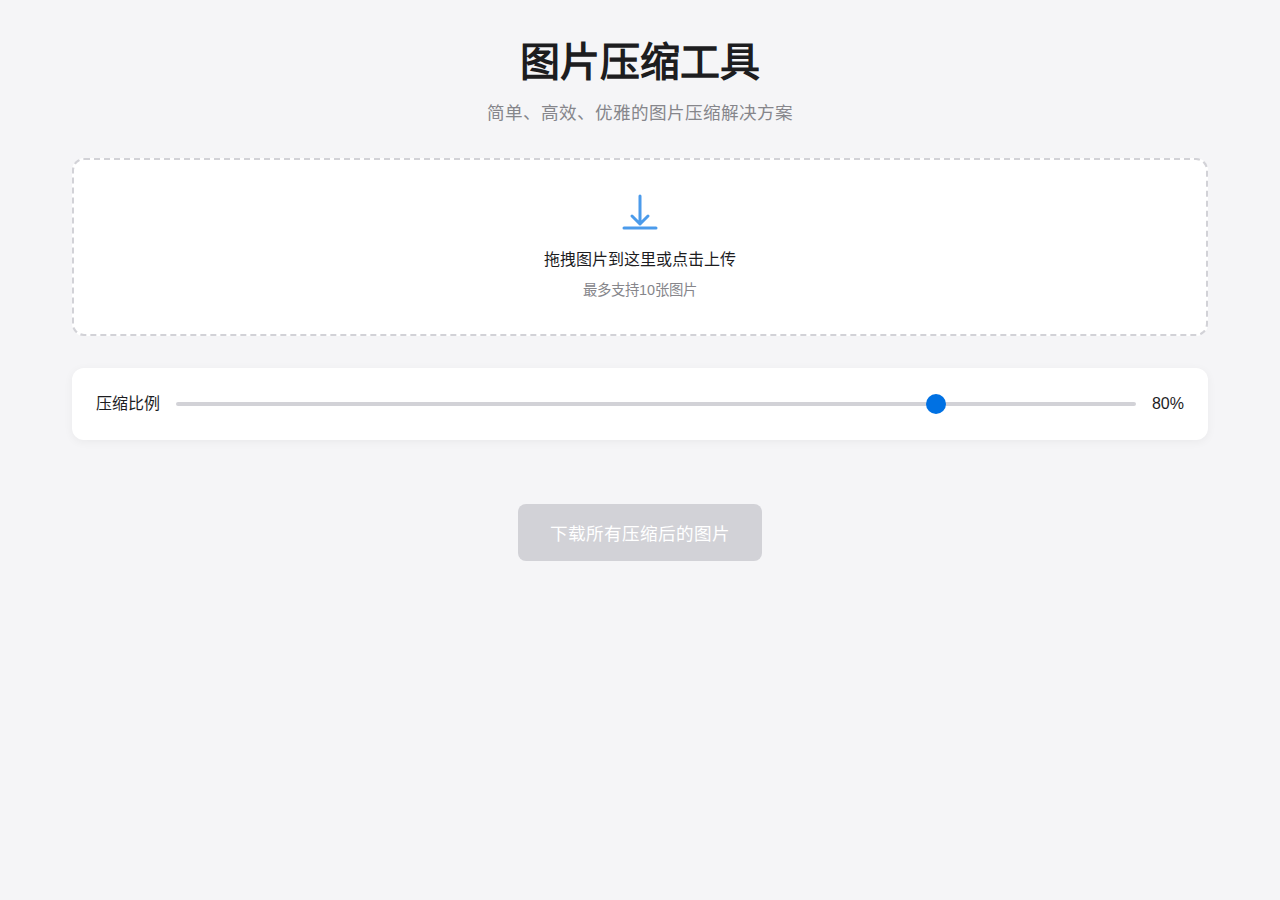
<file: index.html>
<!DOCTYPE html>
<html lang="zh-CN">
<head>
    <meta charset="UTF-8">
    <meta name="viewport" content="width=device-width, initial-scale=1.0">
    <meta name="description" content="在线图片压缩工具，支持 PNG、JPG 等格式，快速压缩图片大小，保持图片质量">
    <meta name="keywords" content="图片压缩,在线压缩,PNG压缩,JPG压缩,图片优化">
    <title>图片压缩工具</title>
    <link rel="stylesheet" href="styles.css">
    <link rel="icon" type="image/svg+xml" href="upload-icon.svg">
    <link rel="apple-touch-icon" href="upload-icon.svg">
</head>
<body>
    <div class="container">
        <!-- 标题区域 -->
        <header class="header">
            <h1>图片压缩工具</h1>
            <p>简单、高效、优雅的图片压缩解决方案</p>
        </header>

        <!-- 上传区域 -->
        <div class="upload-area" id="uploadArea">
            <div class="upload-content">
                <img src="upload-icon.svg" alt="上传图标" class="upload-icon">
                <p>拖拽图片到这里或点击上传</p>
                <p class="upload-hint">最多支持10张图片</p>
                <input type="file" id="fileInput" accept="image/*" class="file-input" multiple>
            </div>
        </div>

        <!-- 压缩控制区 -->
        <div class="control-area">
            <div class="compression-control">
                <label for="compressionRatio">压缩比例</label>
                <input type="range" id="compressionRatio" min="1" max="100" value="80">
                <span id="ratioValue">80%</span>
            </div>
        </div>

        <!-- 预览对比区 -->
        <div class="preview-area">
            <div class="preview-container" id="previewContainer">
                <!-- 预览项将通过JavaScript动态添加 -->
            </div>
        </div>

        <!-- 下载按钮 -->
        <div class="action-area">
            <button id="downloadAllBtn" class="download-btn" disabled>
                下载所有压缩后的图片
            </button>
        </div>
    </div>

    <script src="script.js"></script>
</body>
</html>
</file>
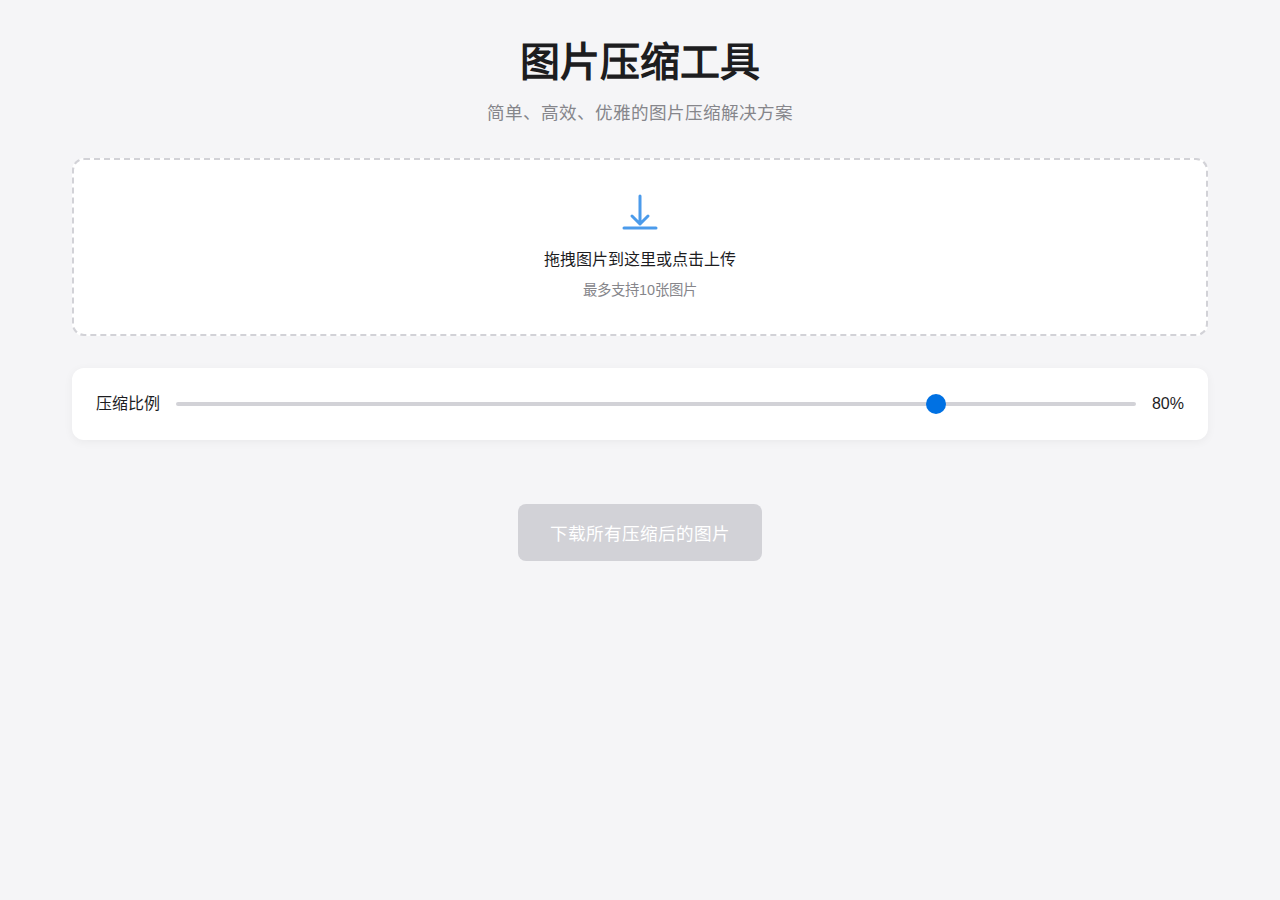
<file: admin.html>
<!DOCTYPE html>
<html lang="zh-CN">
<head>
    <meta charset="UTF-8">
    <meta name="viewport" content="width=device-width, initial-scale=1.0">
    <title>图片压缩工具 - 后台管理</title>
    <link rel="stylesheet" href="admin.css">
    <link rel="icon" type="image/svg+xml" href="upload-icon.svg">
</head>
<body>
    <div class="admin-container">
        <!-- 顶部导航 -->
        <header class="admin-header">
            <h1>图片压缩工具 - 后台管理</h1>
            <div class="header-right">
                <span id="currentTime"></span>
            </div>
        </header>

        <!-- 统计概览 -->
        <div class="stats-overview">
            <div class="stat-card">
                <h3>今日访问量</h3>
                <p id="todayVisits">0</p>
            </div>
            <div class="stat-card">
                <h3>总访问量</h3>
                <p id="totalVisits">0</p>
            </div>
            <div class="stat-card">
                <h3>压缩图片总数</h3>
                <p id="totalImages">0</p>
            </div>
            <div class="stat-card">
                <h3>节省空间</h3>
                <p id="savedSpace">0 MB</p>
            </div>
        </div>

        <!-- 使用记录表格 -->
        <div class="usage-records">
            <h2>使用记录</h2>
            <div class="table-container">
                <table>
                    <thead>
                        <tr>
                            <th>时间</th>
                            <th>IP地址</th>
                            <th>图片数量</th>
                            <th>原始大小</th>
                            <th>压缩后大小</th>
                            <th>压缩比例</th>
                            <th>节省空间</th>
                        </tr>
                    </thead>
                    <tbody id="recordsTable">
                        <!-- 数据将通过JavaScript动态添加 -->
                    </tbody>
                </table>
            </div>
        </div>
    </div>
    <script src="admin.js"></script>
</body>
</html>
</file>
<file: styles.css>
/* 全局样式 */
:root {
    --primary-color: #0071e3;
    --background-color: #f5f5f7;
    --text-color: #1d1d1f;
    --border-color: #d2d2d7;
    --hover-color: #0066cc;
}

* {
    margin: 0;
    padding: 0;
    box-sizing: border-box;
}

body {
    font-family: -apple-system, BlinkMacSystemFont, "Segoe UI", Roboto, Helvetica, Arial, sans-serif;
    background-color: var(--background-color);
    color: var(--text-color);
    line-height: 1.5;
}

.container {
    max-width: 1200px;
    margin: 0 auto;
    padding: 2rem;
}

/* 标题区域样式 */
.header {
    text-align: center;
    margin-bottom: 2rem;
}

.header h1 {
    font-size: 2.5rem;
    font-weight: 600;
    margin-bottom: 0.5rem;
}

.header p {
    color: #86868b;
    font-size: 1.1rem;
}

/* 上传区域样式 */
.upload-area {
    background-color: white;
    border: 2px dashed var(--border-color);
    border-radius: 12px;
    padding: 2rem;
    text-align: center;
    cursor: pointer;
    transition: all 0.3s ease;
    margin-bottom: 2rem;
}

.upload-area:hover {
    border-color: var(--primary-color);
    background-color: rgba(0, 113, 227, 0.05);
}

.upload-content {
    display: flex;
    flex-direction: column;
    align-items: center;
    gap: 0.5rem;
}

.upload-icon {
    width: 48px;
    height: 48px;
    opacity: 0.7;
}

.upload-hint {
    color: #86868b;
    font-size: 0.9rem;
}

.file-input {
    display: none;
}

/* 压缩控制区样式 */
.control-area {
    background-color: white;
    border-radius: 12px;
    padding: 1.5rem;
    margin-bottom: 2rem;
    box-shadow: 0 2px 10px rgba(0, 0, 0, 0.05);
}

.compression-control {
    display: flex;
    align-items: center;
    gap: 1rem;
}

.compression-control label {
    font-weight: 500;
}

.compression-control input[type="range"] {
    flex: 1;
    height: 4px;
    -webkit-appearance: none;
    background: var(--border-color);
    border-radius: 2px;
    outline: none;
}

.compression-control input[type="range"]::-webkit-slider-thumb {
    -webkit-appearance: none;
    width: 20px;
    height: 20px;
    background: var(--primary-color);
    border-radius: 50%;
    cursor: pointer;
    transition: all 0.2s ease;
}

.compression-control input[type="range"]::-webkit-slider-thumb:hover {
    transform: scale(1.1);
}

/* 预览区域样式 */
.preview-area {
    margin-bottom: 2rem;
}

.preview-container {
    display: grid;
    grid-template-columns: repeat(auto-fill, minmax(300px, 1fr));
    gap: 2rem;
}

.preview-box {
    background-color: white;
    border-radius: 12px;
    padding: 1.5rem;
    box-shadow: 0 2px 10px rgba(0, 0, 0, 0.05);
    transition: transform 0.3s ease;
}

.preview-box:hover {
    transform: translateY(-5px);
}

.preview-box h3 {
    margin-bottom: 1rem;
    font-weight: 500;
    display: flex;
    justify-content: space-between;
    align-items: center;
}

.preview-box .delete-btn {
    background: none;
    border: none;
    color: #ff3b30;
    cursor: pointer;
    font-size: 1.2rem;
    padding: 0.2rem;
    opacity: 0.7;
    transition: opacity 0.3s ease;
}

.preview-box .delete-btn:hover {
    opacity: 1;
}

.image-container {
    width: 100%;
    height: 200px;
    display: flex;
    align-items: center;
    justify-content: center;
    background-color: #fafafa;
    border-radius: 8px;
    overflow: hidden;
    position: relative;
}

.image-container img {
    max-width: 100%;
    max-height: 100%;
    object-fit: contain;
}

.image-info {
    position: absolute;
    bottom: 0;
    left: 0;
    right: 0;
    background: rgba(0, 0, 0, 0.6);
    padding: 8px;
    color: white;
    text-align: center;
    font-size: 0.9rem;
    backdrop-filter: blur(4px);
}

.file-size {
    display: block;
    font-weight: 500;
}

/* 下载按钮样式 */
.action-area {
    text-align: center;
    margin-top: 2rem;
}

.download-btn {
    background-color: var(--primary-color);
    color: white;
    border: none;
    border-radius: 8px;
    padding: 1rem 2rem;
    font-size: 1.1rem;
    font-weight: 500;
    cursor: pointer;
    transition: all 0.3s ease;
}

.download-btn:hover {
    background-color: var(--hover-color);
}

.download-btn:disabled {
    background-color: var(--border-color);
    cursor: not-allowed;
}

/* 响应式设计 */
@media (max-width: 768px) {
    .container {
        padding: 1rem;
    }

    .preview-container {
        grid-template-columns: 1fr;
    }

    .header h1 {
        font-size: 2rem;
    }
}
</file>
<file: admin.css>
/* 全局样式 */
:root {
    --primary-color: #1a73e8;
    --secondary-color: #4285f4;
    --background-color: #f8f9fa;
    --text-color: #202124;
    --border-color: #dadce0;
    --success-color: #0f9d58;
    --warning-color: #f4b400;
    --error-color: #d93025;
}

body {
    margin: 0;
    padding: 0;
    font-family: -apple-system, BlinkMacSystemFont, "Segoe UI", Roboto, "Helvetica Neue", Arial, sans-serif;
    background-color: var(--background-color);
    color: var(--text-color);
}

.admin-container {
    max-width: 1200px;
    margin: 0 auto;
    padding: 20px;
}

/* 顶部导航 */
.admin-header {
    display: flex;
    justify-content: space-between;
    align-items: center;
    padding: 20px 0;
    border-bottom: 1px solid var(--border-color);
    margin-bottom: 30px;
}

.admin-header h1 {
    margin: 0;
    font-size: 24px;
    color: var(--primary-color);
}

.header-right {
    font-size: 14px;
    color: var(--text-color);
}

/* 统计卡片 */
.stats-overview {
    display: grid;
    grid-template-columns: repeat(auto-fit, minmax(250px, 1fr));
    gap: 20px;
    margin-bottom: 30px;
}

.stat-card {
    background: white;
    border-radius: 8px;
    padding: 20px;
    box-shadow: 0 1px 3px rgba(0, 0, 0, 0.1);
    transition: transform 0.2s ease;
}

.stat-card:hover {
    transform: translateY(-2px);
}

.stat-card h3 {
    margin: 0 0 10px 0;
    font-size: 16px;
    color: var(--text-color);
}

.stat-card p {
    margin: 0;
    font-size: 24px;
    font-weight: bold;
    color: var(--primary-color);
}

/* 使用记录表格 */
.usage-records {
    background: white;
    border-radius: 8px;
    padding: 20px;
    box-shadow: 0 1px 3px rgba(0, 0, 0, 0.1);
}

.usage-records h2 {
    margin: 0 0 20px 0;
    font-size: 20px;
    color: var(--text-color);
}

.table-container {
    overflow-x: auto;
}

table {
    width: 100%;
    border-collapse: collapse;
    font-size: 14px;
}

th, td {
    padding: 12px;
    text-align: left;
    border-bottom: 1px solid var(--border-color);
}

th {
    background-color: var(--background-color);
    font-weight: 500;
    color: var(--text-color);
}

tr:hover {
    background-color: var(--background-color);
}

/* 响应式设计 */
@media (max-width: 768px) {
    .admin-container {
        padding: 10px;
    }
    
    .stats-overview {
        grid-template-columns: 1fr;
    }
    
    .stat-card {
        margin-bottom: 10px;
    }
    
    table {
        font-size: 12px;
    }
    
    th, td {
        padding: 8px;
    }
}
</file>
